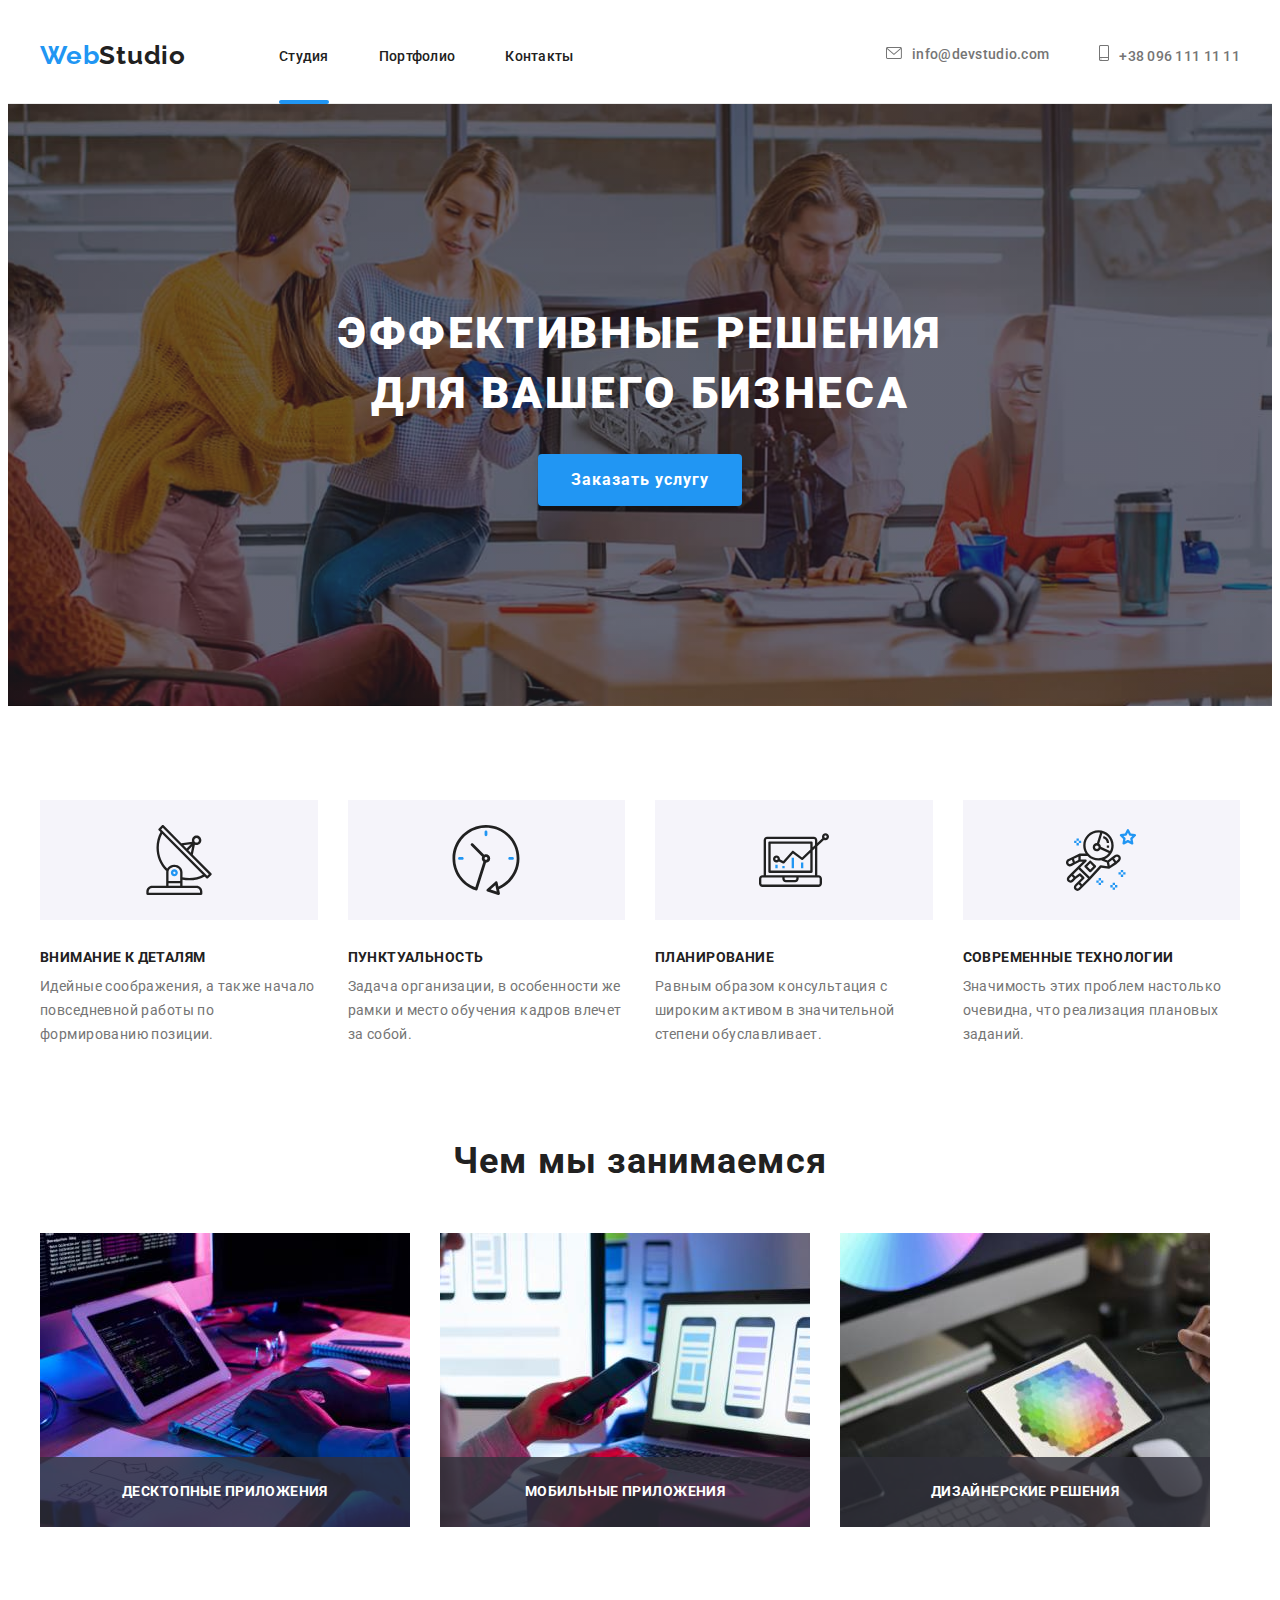
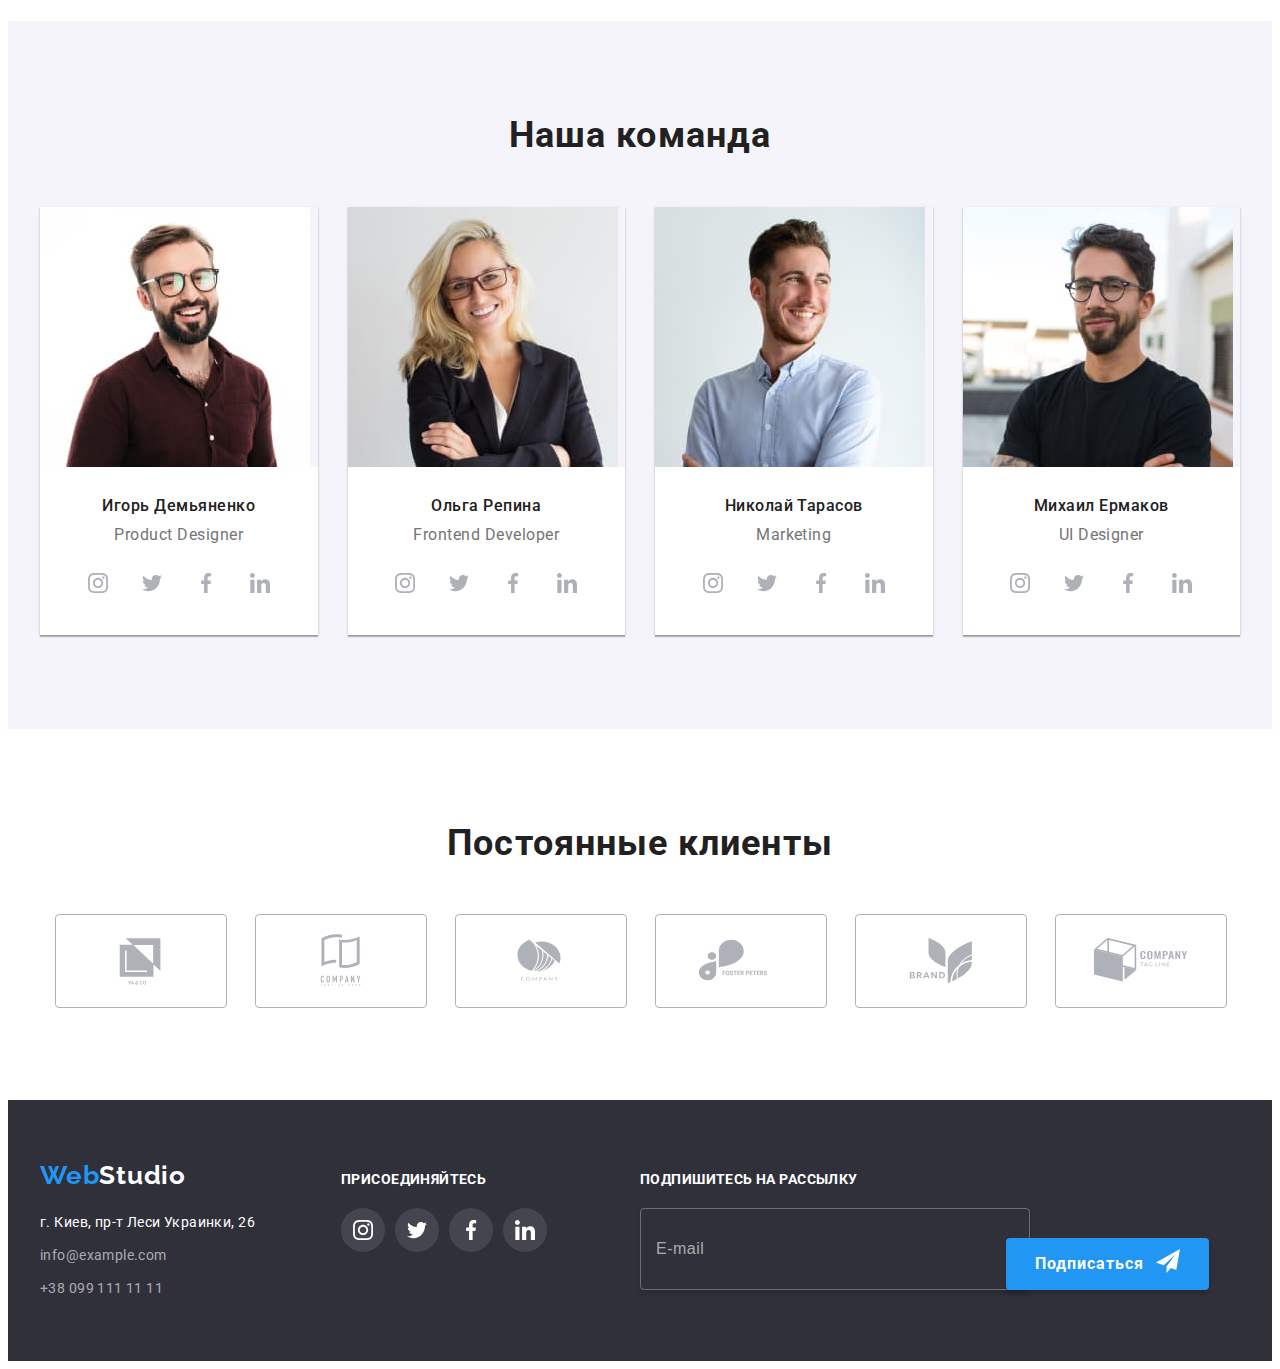
<file: index.html>
<!DOCTYPE html>
<html lang="ru">
<head>
    <meta charset="UTF-8">
    <meta http-equiv="X-UA-Compatible" content="IE=edge">
    <meta name="viewport" content="width=device-width, initial-scale=1.0">
    <title>Студия</title>
    <link rel="preconnect" href="https://fonts.googleapis.com">
    <link rel="preconnect" href="https://fonts.gstatic.com" crossorigin>
    <link href="https://fonts.googleapis.com/css2?family=Raleway:wght@700&family=Roboto:wght@400;500;700;900&display=swap"
        rel="stylesheet">
    <link rel="stylesheet" href="https://cdnjs.cloudflare.com/ajax/libs/modern-normalize/1.1.0/modern-normalize.min.css"
            integrity="sha512-wpPYUAdjBVSE4KJnH1VR1HeZfpl1ub8YT/NKx4PuQ5NmX2tKuGu6U/JRp5y+Y8XG2tV+wKQpNHVUX03MfMFn9Q=="
            crossorigin="anonymous" referrerpolicy="no-referrer" />
    <link rel="stylesheet" href="./css/main.min.css">
</head>

<body>

    <!-- Header -->

    <!-- Header-nav -->
    <header class="header">
        <div class="container header__container">
            <nav class="header-nav">
                <a class="logo logo--accent logo--indent link" href="/">Web<span class=" logo logo--dark">Studio</span></a>
                <ul class="header-nav__list">
                    <li class="header-nav__item"><a class="header-nav__lihk link current" href="./index.html">Студия</a></li>
                    <li class="header-nav__item"><a class="header-nav__lihk link" href="./portfolio.html">Портфолио</a></li>
                    <li class="header-nav__item"><a class="header-nav__lihk link" href="#">Контакты</a></li>
                </ul>
            </nav>

    <!-- Header-contacts -->
    <ul class="header-contacts">
        <li class="header-contacts__item">
            <a href="mailto:info@devstudio.com" class="header-contacts__link link"> 
                <svg class="header-contacts__icon" width="16" height="12">
                    <use href="./images/icons.svg#icon-email"></use>
                </svg>info@devstudio.com</a>
        </li>
        <li class="header-contacts__item">
        <a href="tel:+380961111111" class="header-contacts__link link">
            <svg class="header-contacts__icon" width="10" height="16">
                <use href="./images/icons.svg#icon-phone"></use>
            </svg>+38 096 111 11 11</a>
        </li>
    </ul>
</div>
</header>

    <!-- Main -->
    <main>

    <!-- Hero -->
    <section class="section hero">
        <div class="container hero__container">
            <h1 class="hero__title">Эффективные решения для вашего бизнеса</h1>
            <button class="hero__button" type="button" data-modal-open>Заказать услугу</button>
        </div>
    </section>
    
    <!-- Features -->
    
    <section class="section features">
        <div class="container features__container">
            <ul class="features__list">
                <li class="features__item">
                    <div class="features__wrapper">
                        <svg class="features__icon" width="70" height="70">
                            <use href="./images/icons.svg#icon-antenna "></use>
                        </svg>
                    </div>
                    <h3 class="features__title">Внимание к деталям</h3>
                    <p class="features__text">Идейные соображения, а также начало повседневной работы по формированию позиции.</p>
                </li>
                <li class="features__item">
                    <div class="features__wrapper">
                        <svg class="features__icon" width="70" height="70">
                    <use href="./images/icons.svg#icon-clock"></use>
                </svg>
                </div>
                <h3 class="features__title">Пунктуальность</h3>
                <p class="features__text">Задача организации, в особенности же рамки и место обучения кадров влечет за собой.</p>
            </li>
            <li class="features__item">
            <div class="features__wrapper">
                <svg class="features__icon" width="70" height="70">
                    <use href="./images/icons.svg#icon-diagram"></use>
                </svg>
                </div>
                <h3 class="features__title">Планирование</h3>
                <p class="features__text">Равным образом консультация с широким активом в значительной степени обуславливает.</p>
        </li>
        <li class="features__item">
            <div class="features__wrapper">
                <svg class="features__icon" width="70" height="70">
                    <use href="./images/icons.svg#icon-astronaut"></use>
                </svg>
                </div>
            <h3 class="features__title">Современные технологии</h3>
            <p class="features__text">Значимость этих проблем настолько очевидна, что реализация плановых заданий.</p>
        </li>
    </ul>
    </div>
    </section>

    <!-- About-->

    <section class="section about">
        <div class="container about__container">
    <h2 class="about__title">Чем мы занимаемся</h2>
        <ul class="about__list">
        <li class="about__item">
            <div class="about__wrapper">
            <img src="./images/about-img-1.jpg" 
                alt="человек печатает на клавиатуре"
                width="370" 
                height="294"/> 
                <p class="about__text" >Десктопные приложения</p>
                </div>
        </li>
        <li class="about__item">
            <div class="about__wrapper">
            <img src="./images/about-img-2.jpg" 
                alt="человек работает за ноутбуком"
                width="370" 
                height="294"/>
                <p class="about__text">Мобильные приложения</p>
                </div>
        </li>
        <li class="about__item">
            <div class="about__wrapper">
            <img src="./images/about-img-3.jpg"
                alt="человек держит в руках планшет"
                width="370" 
                height="294"/>
                <p class="about__text">Дизайнерские решения</p>
                </div>
        </li>
        </ul>
        </div>
    </section>

    <!-- Team -->

    <section class="section team">
        <div class="container team__container">
            <h2 class="team__title">Наша команда</h2>
            <ul class="team__list">
            <li class="team__item">
                <img src="./images/about-team-1.jpg" 
                    alt="мужчина в очках"
                    width="270" 
                    height="260"/>
                <div class="team__wrapper">
            <h3 class="team__member">Игорь Демьяненко</h3>
            <p class="team__position" lang="en">Product Designer</p>
            <ul class="socials">
                <li class="socials__item">
                    <a href="" class="socials__link link">
                        <svg class="socials__icon" width="20" height="20">
                            <use href="./images/icons.svg#icon-instagram"></use>
                        </svg>
                    </a>
                </li>
                <li class="socials__item">
                    <a href="" class="socials__link link">
                        <svg class="socials__icon" width="20" height="20">
                            <use href="./images/icons.svg#icon-twitter"></use>
                        </svg>
                    </a>
                </li>
                <li class="socials__item">
                    <a href="" class="socials__link link">
                        <svg class="socials__icon" width="20" height="20">
                            <use href="./images/icons.svg#icon-facebook"></use>
                        </svg>
                    </a>
                </li>
                <li class="socials__item">
                    <a href="" class="socials__link  link">
                        <svg class="socials__icon" width="20" height="20">
                <use href="./images/icons.svg#icon-linkedin"></use>
            </svg>
        </a>
    </li>
</ul>
</div>
        </li>
         <li class="team__item">
             <img src="./images/about-team-2.jpg"
                  alt="женщина в очках улыбается"
                  width="270" 
                  height="260"/>
                <div class="team__wrapper">
             <h3 class="team__member">Ольга Репина</h3>
             <p class="team__position" lang="en">Frontend Developer</p>

        <ul class="socials">
            <li class="socials__item">
                <a href="" class="socials__link link">
                    <svg class="socials__icon" width="20" height="20">
                        <use href="./images/icons.svg#icon-instagram"></use>
                    </svg>
                </a>
            </li>
            <li class="socials__item">
                <a href="" class="socials__link link">
                    <svg class="socials__icon" width="20" height="20">
                        <use href="./images/icons.svg#icon-twitter"></use>
                    </svg>
                </a>
            </li>
            <li class="socials__item">
                <a href="" class="socials__link link">
                    <svg class="socials__icon" width="20" height="20">
                        <use href="./images/icons.svg#icon-facebook"></use>
                    </svg>
                </a>
            </li>
            <li class="socials__item">
                <a href="" class="socials__link link">
                    <svg class="socials__icon" width="20" height="20">
                        <use href="./images/icons.svg#icon-linkedin"></use>
                    </svg>
                </a>
            </li>
        </ul>
          </div>
        </li>
         <li class="team__item">
             <img src="./images/about-team-3.jpg" 
                  alt="мужчина в белой рубашке улыбается"
                  width="270" 
                  height="260"/>
                <div class="team__wrapper">
             <h3 class="team__member">Николай Тарасов</h3>
             <p class="team__position" lang="en">Marketing</p>

        <ul class="socials">
            <li class="socials__item">
                <a href="" class="socials__link link">
                    <svg class="socials__icon" width="20" height="20">
                        <use href="./images/icons.svg#icon-instagram"></use>
                    </svg>
                </a>
            </li>
            <li class="socials__item">
                <a href="" class="socials__link link">
                    <svg class="socials__icon" width="20" height="20">
                        <use href="./images/icons.svg#icon-twitter"></use>
                    </svg>
                </a>
            </li>
            <li class="socials__item">
                <a href="" class="socials__link link">
                    <svg class="socials__icon" width="20" height="20">
                        <use href="./images/icons.svg#icon-facebook"></use>
                    </svg>
                </a>
            </li>
            <li class="socials__item">
                <a href="" class="socials__link link">
                    <svg class="socials__icon" width="20" height="20">
                        <use href="./images/icons.svg#icon-linkedin"></use>
                    </svg>
                </a>
            </li>
        </ul>
            </div>
        </li>
         <li class="team__item">
             <img src="./images/about-team-4.jpg" 
                  alt="мужчина в очках и черной футболке"
                  width="270" 
                  height="260"/>
                <div class="team__wrapper">
             <h3 class="team__member">Михаил Ермаков</h3>
             <p class="team__position" lang="en">UI Designer</p>

            <ul class="socials">
                <li class="socials__item">
                    <a href="" class="socials__link link">
                        <svg class="socials__icon" width="20" height="20">
                            <use href="./images/icons.svg#icon-instagram"></use>
                        </svg>
                    </a>
                </li>
                <li class="socials__item">
                    <a href="" class="socials__link link">
                        <svg class="socials__icon" width="20" height="20">
                            <use href="./images/icons.svg#icon-twitter"></use>
                        </svg>
                    </a>
                </li>
                <li class="socials__item">
                    <a href="" class="socials__link link">
                        <svg class="socials__icon" width="20" height="20">
                            <use href="./images/icons.svg#icon-facebook"></use>
                        </svg>
                    </a>
                </li>
                <li class="socials__item">
                    <a href="" class="socials__link link">
                        <svg class="socials__icon" width="20" height="20">
                            <use href="./images/icons.svg#icon-linkedin"></use>
                        </svg>
                    </a>
                </li>
            </ul>
            </div>
        </li>
     </ul>
    </div>
   </section>

   <!-- Clients -->

   <section class="section clients">
    <div class="container clients__container">
        <h2 class="clients__title">Постоянные клиенты</h2>
    <ul class="clients__list">
        <li class="clients__item">
            <a href="" class="clients__link">
                <svg class="clients__icon" width="106" height="60">
                    <use href="./images/icons.svg#icon-client-1"></use>
                </svg>
            </a>
        </li>
        <li class="clients__item">
            <a href="" class="clients__link">
                <svg class="clients__icon" width="106" height="60">
                    <use href="./images/icons.svg#icon-client-2"></use>
                </svg>
            </a>
        </li>
        <li class="clients__item">
            <a href="" class="clients__link">
                <svg class="clients__icon" width="106" height="60">
                    <use href="./images/icons.svg#icon-client-3"></use>
                </svg>
            </a>
        </li>
        <li class="clients__item">
            <a href="" class="clients__link">
                <svg class="clients__icon" width="106" height="60">
                    <use href="./images/icons.svg#icon-client-4"></use>
                </svg>
            </a>
        </li>
        <li class="clients__item">
            <a href="" class="clients__link">
                <svg class="clients__icon" width="106" height="60">
                    <use href="./images/icons.svg#icon-client-5"></use>
                </svg>
            </a>
        </li>
        <li class="clients__item">
            <a href="" class="clients__link">
                <svg class="clients__icon" width="106" height="60">
                    <use href="./images/icons.svg#icon-client-6"></use>
                </svg>
            </a>
        </li>
    </ul>

    </div>
</section>
</main>

<!-- Footer -->

<!-- Footer-contacts -->
<footer class="footer">
    <div class="container footer__container">
        <div class="footer-contacts">
    <a class="logo logo--accent link" href="/">Web<span class="logo--light">Studio</span></a>
    <address>
            <ul class="footer-contacts__list">
                <li class="footer-contacts__item"> 
                    <a class="footer-contacts__address link" href="https://goo.gl/maps/LHxUCXtkcn4WkLZF9" target="_blank" rel="noreferrer noopener">г. Киев, пр-т Леси Украинки, 26</a>
                </li>
                <li class="footer-contacts__item">
                    <a class="footer-contacts__link link" href="mailto:info@example.com">info@example.com</a>
                </li>
                <li class="footer-contacts__item">
                    <a class="footer-contacts__link link" href="tel:+380991111111">+38 099 111 11 11</a>
                </li>
            </ul>
    </address>
    </div>

    <!-- Footer-socials -->
    <div class="footer-socials">
        <h3 class="footer-socials__title">присоединяйтесь</h3>
        <ul class="socials">
    <li class="socials__item">
        <a href="" class="socials__link socials__link--dark link">
            <svg class="socials__icon socials__icon--light" width="20" height="20">
                <use href="./images/icons.svg#icon-instagram"></use>
            </svg>
        </a>
    </li>
    <li class="socials__item">
        <a href="" class="socials__link socials__link--dark link">
            <svg class="socials__icon socials__icon--light" width="20" height="20">
                <use href="./images/icons.svg#icon-twitter"></use>
            </svg>
        </a>
    </li>
    <li class="socials__item">
        <a href="" class="socials__link socials__link--dark link">
            <svg class="socials__icon socials__icon--light" width="20" height="20">
                <use href="./images/icons.svg#icon-facebook"></use>
            </svg>
        </a>
    </li>
    <li class="socials__item">
        <a href="" class="socials__link socials__link--dark link">
            <svg class="socials__icon socials__icon--light" width="20" height="20">
                <use href="./images/icons.svg#icon-linkedin"></use>
            </svg>
        </a>
    </li>
</ul>
</div>
    
    <!-- Footer-subscribe-->
    <div class="footer-subscribe">
        <form action="#" class="footer-subscribe__form">
            <div class="footer-subscribe__wrapper">
                <label class="footer-subscribe__title" for="email">Подпишитесь на рассылку</label>
                <input class="footer-subscribe__input" type="email" name="user-mail" id="email" placeholder="E-mail">
            </div>
                <button class="footer-subscribe__button" type="submit">Подписаться
                    <svg class="footer-subscribe__icon" width="24" height="24">
                        <use href="./images/icons.svg#icon-icon-send"></use>
                    </svg>
                </button>
            </form>
        </div>
    </div>
</footer>

<!-- Modal -->
<div class="backdrop is-hidden" data-modal>
    <div class="modal">
        <button type="button" class="modal-close" data-modal-close>
            <svg class="modal-close__icon" width="18" height="18" >
                <use href="./images/icons.svg#icon-close"></use>
            </svg>
        </button>

<!-- Modal-form -->
<form action="#" class="modal-form">
    <p class="modal-form__head">Оставьте свои данные, мы вам перезвоним</p>
    <label class="modal-form__field">Имя
        <span class="modal-form__wrapper">
            <input type="text" class="modal-form__input" name="user-name"/>
            <svg class="modal-form__icon" width="18" height="18">
                <use href="./images/icons.svg#icon-person-black"></use>
            </svg>
        </span>
    </label>
    <label class="modal-form__field">Телефон
        <span class="modal-form__wrapper">
            <input type="tel" class="modal-form__input" name="user-tel"/>
                <svg class="modal-form__icon" width="18" height="18">
                    <use href="./images/icons.svg#icon-phone-black"></use>
                        </svg>
        </span>
    </label>
    <label class="modal-form__field">Почта
        <span class="modal-form__wrapper">
            <input type="email" class="modal-form__input" name="user-mail"/>
                <svg class="modal-form__icon" width="18" height="18">
                    <use href="./images/icons.svg#icon-email-black"></use>
                </svg>
        </span>
    </label>
    <label class="modal-form__field">Комментарий
            <textarea class="modal-form__message" name="name-message" placeholder="Введите текст">
            </textarea>
    </label>
                
        <!-- Checkbox -->
                <input class="checkbox-input visually-hidden" type="checkbox" id="accept-policy" name="accept-policy">
                <label class="checkbox-label" for="accept-policy">Соглашаюсь с рассылкой и принимаю&nbsp;
                    <a class="modal-form__link link" href="#">Условия договора</a>
                </label>
                
                <button class="modal-form__button" type="submit">Отправить</button>
        </form>
    </div>
</div>

<!-- Script -->
<script src="./js/modal.js"></script>
</body>    
</html>
</file>
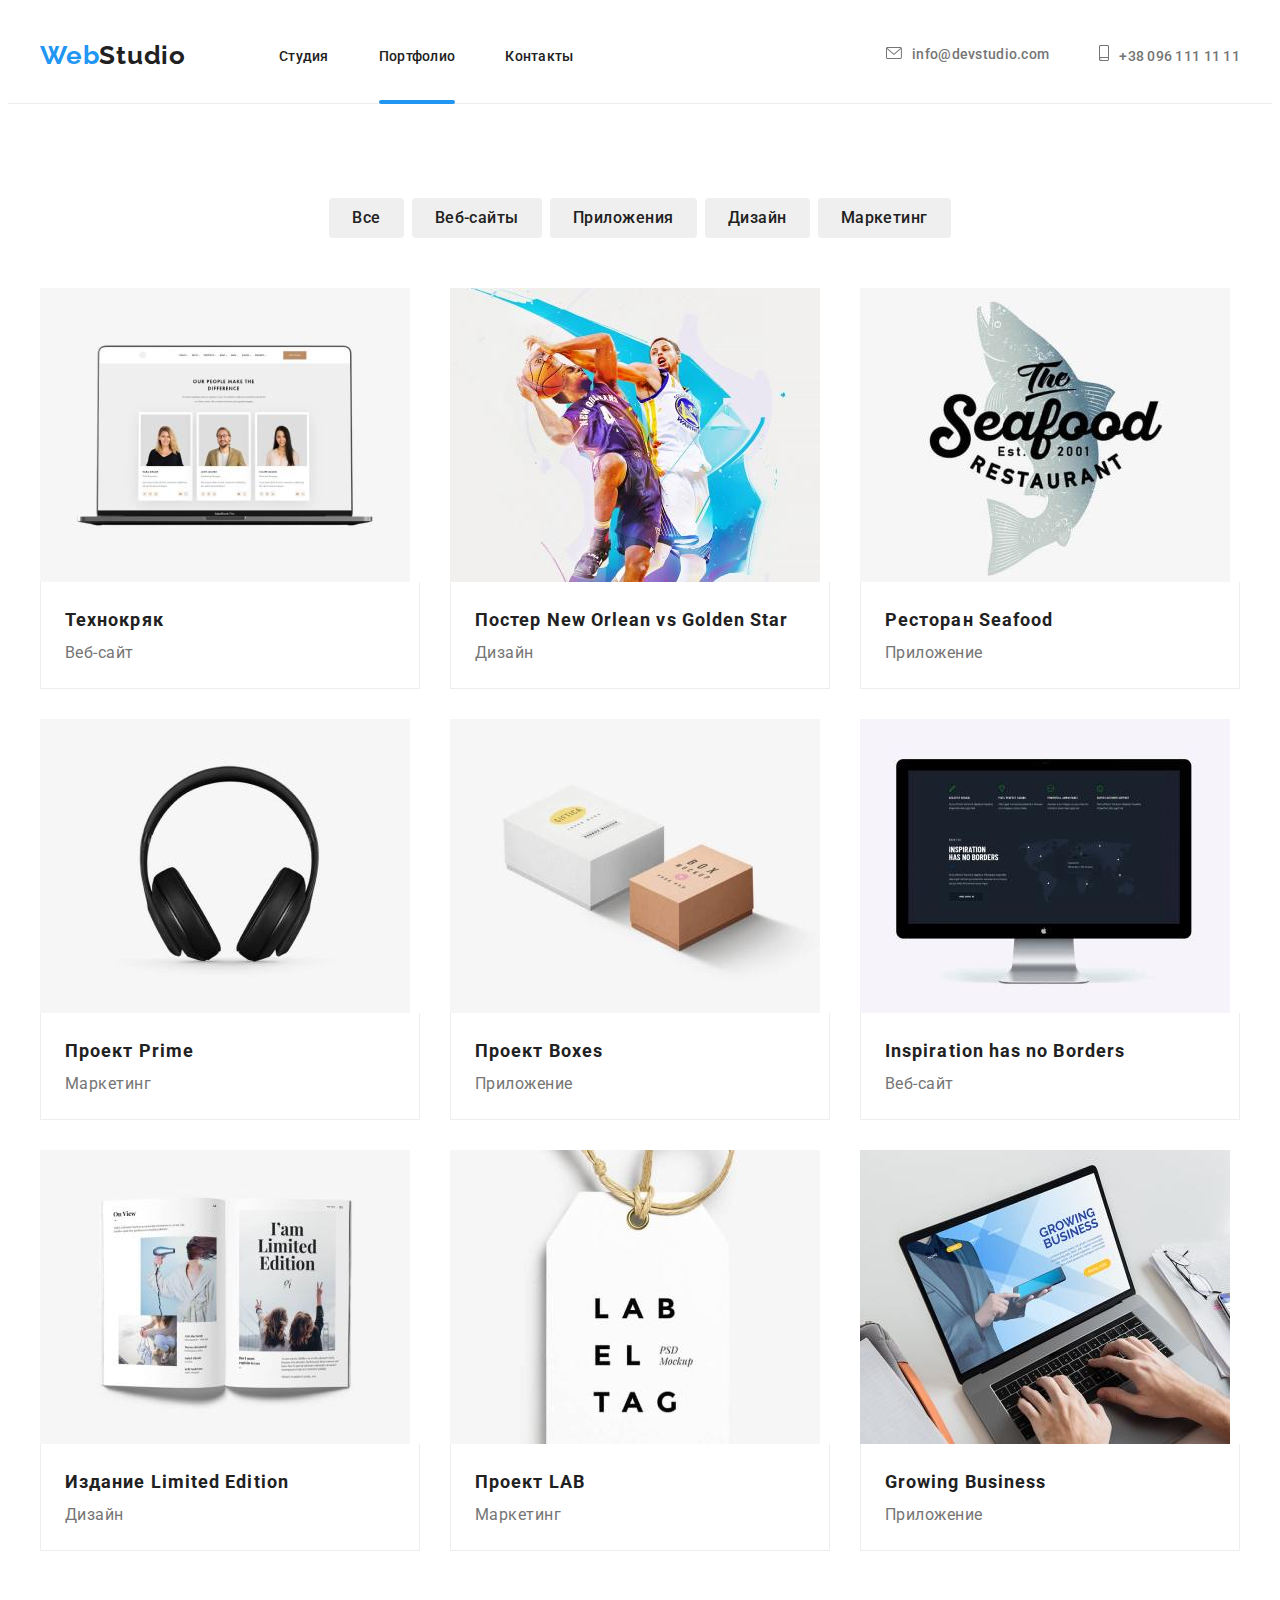
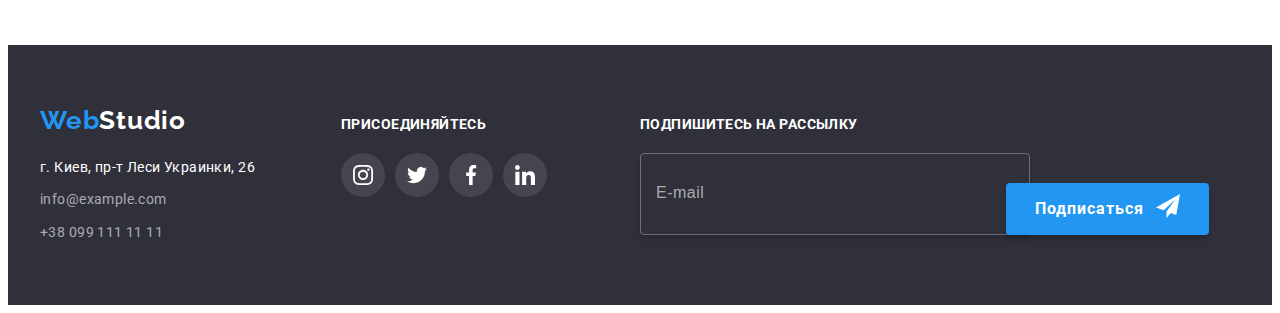
<file: portfolio.html>
<!DOCTYPE html>
<html lang="ru">
<head>
    <meta charset="UTF-8">
    <meta http-equiv="X-UA-Compatible" content="IE=edge">
    <meta name="viewport" content="width=device-width, initial-scale=1.0">
    <title>Портфолио</title>
    <link rel="preconnect" href="https://fonts.googleapis.com">
    <link rel="preconnect" href="https://fonts.gstatic.com" crossorigin>
    <link href="https://fonts.googleapis.com/css2?family=Raleway:wght@700&family=Roboto:wght@400;500;700;900&display=swap"
        rel="stylesheet">
    <link rel="stylesheet" href="https://cdnjs.cloudflare.com/ajax/libs/modern-normalize/1.1.0/modern-normalize.min.css"
            integrity="sha512-wpPYUAdjBVSE4KJnH1VR1HeZfpl1ub8YT/NKx4PuQ5NmX2tKuGu6U/JRp5y+Y8XG2tV+wKQpNHVUX03MfMFn9Q=="
            crossorigin="anonymous" referrerpolicy="no-referrer" />
    <link rel="stylesheet" href="./css/main.min.css">
</head>
<body>

<!-- Header -->

<!-- Header-nav -->
<header class="header">
    <div class="container header__container">
        <nav class="header-nav">
            <a class="logo logo--accent logo--indent link" href="/">Web<span class=" logo logo--dark">Studio</span></a>
            <ul class="header-nav__list">
                <li class="header-nav__item"><a class="header-nav__lihk link " href="./index.html">Студия</a>
                </li>
                <li class="header-nav__item"><a class="header-nav__lihk link current" href="./portfolio.html">Портфолио</a></li>
                <li class="header-nav__item"><a class="header-nav__lihk link" href="#">Контакты</a></li>
            </ul>
        </nav>

        <!-- Header-contacts -->
        <ul class="header-contacts">
            <li class="header-contacts__item">
                <a href="mailto:info@devstudio.com" class="header-contacts__link link">
                    <svg class="header-contacts__icon" width="16" height="12">
                        <use href="./images/icons.svg#icon-email"></use>
                    </svg>info@devstudio.com</a>
            </li>
            <li class="header-contacts__item">
                <a href="tel:+380961111111" class="header-contacts__link link">
                    <svg class="header-contacts__icon" width="10" height="16">
                        <use href="./images/icons.svg#icon-phone"></use>
                    </svg>+38 096 111 11 11</a>
            </li>
        </ul>
    </div>
</header>


<!-- Main -->
<main>

<!-- Portfolio -->
    <section class="section portfolio">
    <div class="container portfolio__container">
        <h1 class="visually-hidden">Портфолио</h1>
    
    <!-- Portfolio-filter -->
        <ul class="portfolio-filter">
            <li class="portfolio-filter__item"><button class="portfolio-filter__button" type="button">Все</button></li>
            <li class="portfolio-filter__item"><button class="portfolio-filter__button" type="button">Веб-сайты</button></li>
            <li class="portfolio-filter__item"><button class="portfolio-filter__button" type="button">Приложения</button></li>
            <li class="portfolio-filter__item"><button class="portfolio-filter__button" type="button">Дизайн</button></li>
            <li class="portfolio-filter__item"><button class="portfolio-filter__button" type="button">Маркетинг</button></li>
        </ul>
        
        
    <!-- Portfolio-exemples -->
    <ul class="portfolio__list">
        <li class="portfolio__item">
            <div class="portfolio__wrapper">
                <img src="./images/portfolio-img-1.jpg" alt="ноутбук" width="370" height="294" />
                <p class="portfolio__description">Технокряк это современная площадка распространения коронавируса. Компании
                    используют эту платформу для цифрового шпионажа и атак на защищённые сервера конкурентов.
                </p>
            </div>
    
            <div class="portfolio__box">
                <h3 class="portfolio__title">Технокряк</h3>
                <p class="portfolio__text">Веб-сайт</p>
            </div>
        </li>
        <li class="portfolio__item">
            <div class="portfolio__wrapper">
                <img src="./images/portfolio-img-2.jpg" alt="спортсмены играют в баскетбол" width="370" height="294" />
                <p class="portfolio__description">Технокряк это современная площадка распространения коронавируса. Компании
                    используют эту
                    платформу для цифрового шпионажа и атак на защищённые сервера конкурентов.
                </p>
            </div>
            <div class="portfolio__box">
                <h3 class="portfolio__title">Постер New Orlean vs Golden Star</h3>
                <p class="portfolio__text">Дизайн</p>
            </div>
        </li>
        <li class="portfolio__item">
            <div class="portfolio__wrapper">
                <img src="./images/portfolio-img-3.jpg" alt="рыба" width="370" height="294" />
                <p class="portfolio__description">Технокряк это современная площадка распространения коронавируса. Компании
                    используют эту
                    платформу для цифрового шпионажа и атак на защищённые сервера конкурентов.
                </p>
            </div>
            <div class="portfolio__box">
                <h3 class="portfolio__title">Ресторан Seafood</h3>
                <p class="portfolio__text">Приложение</p>
            </div>
        </li>
        <li class="portfolio__item">
            <div class="portfolio__wrapper">
                <img src="./images/portfolio-img-4.jpg" alt="наушники" width="370" height="294" />
                <p class="portfolio__description">Технокряк это современная площадка распространения коронавируса. Компании
                    используют эту
                    платформу для цифрового шпионажа и атак на защищённые сервера конкурентов.
                </p>
            </div>
            <div class="portfolio__box">
                <h3 class="portfolio__title">Проект Prime</h3>
                <p class="portfolio__text">Маркетинг</p>
            </div>
        </li>
        <li class="portfolio__item">
            <div class="portfolio__wrapper">
                <img src="./images/portfolio-img-5.jpg" alt="две коробки" width="370" height="294" />
                <p class="portfolio__description">Технокряк это современная площадка распространения коронавируса. Компании
                    используют эту
                    платформу для цифрового шпионажа и атак на защищённые сервера конкурентов.
                </p>
            </div>
            <div class="portfolio__box">
                <h3 class="portfolio__title">Проект Boxes</h3>
                <p class="portfolio__text">Приложение</p>
            </div>
        </li>
        <li class="portfolio__item">
            <div class="portfolio__wrapper">
                <img src="./images/portfolio-img-6.jpg" alt="моноблок" width="370" height="294" />
                <p class="portfolio__description">Технокряк это современная площадка распространения коронавируса. Компании
                    используют эту
                    платформу для цифрового шпионажа и атак на защищённые сервера конкурентов.
                </p>
            </div>
            <div class="portfolio__box">
                <h3 class="portfolio__title">Inspiration has no Borders</h3>
                <p class="portfolio__text">Веб-сайт</p>
            </div>
        </li>
        <li class="portfolio__item">
            <div class="portfolio__wrapper">
                <img src="./images/portfolio-img-7.jpg" alt="открытый журнал" width="370" height="294" />
                <p class="portfolio__description">Технокряк это современная площадка распространения коронавируса. Компании
                    используют эту
                    платформу для цифрового шпионажа и атак на защищённые сервера конкурентов.
                </p>
            </div>
            <div class="portfolio__box">
                <h3 class="portfolio__title">Издание Limited Edition</h3>
                <p class="portfolio__text">Дизайн</p>
            </div>
        </li>
        <li class="portfolio__item">
            <div class="portfolio__wrapper">
                <img src="./images/portfolio-img-8.jpg" alt="бирка" width="370" height="294" />
                <p class="portfolio__description">Технокряк это современная площадка распространения коронавируса. Компании
                    используют эту
                    платформу для цифрового шпионажа и атак на защищённые сервера конкурентов.
                </p>
            </div>
            <div class="portfolio__box">
                <h3 class="portfolio__title">Проект LAB</h3>
                <p class="portfolio__text">Маркетинг</p>
            </div>
        </li>
        <li class="portfolio__item">
            <div class="portfolio__wrapper">
                <img src="./images/portfolio-img-9.jpg" alt="человек печатает на ноутбуке" width="370" height="294" />
                <p class="portfolio__description">Технокряк это современная площадка распространения коронавируса. Компании
                    используют эту
                    платформу для цифрового шпионажа и атак на защищённые сервера конкурентов.
                </p>
            </div>
            <div class="portfolio__box">
                <h3 class="portfolio__title">Growing Business</h3>
                <p class="portfolio__text">Приложение</p>
            </div>
        </li>
    </ul>
    </div>
    </section>
    </main>

<!-- Footer -->

<!-- Footer-contacts -->
<footer class="footer">
    <div class="container footer__container">
        <div class="footer-contacts">
            <a class="logo logo--accent link" href="/">Web<span class="logo--light">Studio</span></a>
            <address>
                <ul class="footer-contacts__list">
                    <li class="footer-contacts__item">
                        <a class="footer-contacts__address link" href="https://goo.gl/maps/LHxUCXtkcn4WkLZF9"
                            target="_blank" rel="noreferrer noopener">г. Киев, пр-т Леси Украинки, 26</a>
                    </li>
                    <li class="footer-contacts__item">
                        <a class="footer-contacts__link link" href="mailto:info@example.com">info@example.com</a>
                    </li>
                    <li class="footer-contacts__item">
                        <a class="footer-contacts__link link" href="tel:+380991111111">+38 099 111 11 11</a>
                    </li>
                </ul>
            </address>
        </div>

        <!-- Footer-socials -->
        <div class="footer-socials">
            <h3 class="footer-socials__title">присоединяйтесь</h3>
            <ul class="socials">
                <li class="socials__item">
                    <a href="" class="socials__link socials__link--dark link">
                        <svg class="socials__icon socials__icon--light" width="20" height="20">
                            <use href="./images/icons.svg#icon-instagram"></use>
                        </svg>
                    </a>
                </li>
                <li class="socials__item">
                    <a href="" class="socials__link socials__link--dark link">
                        <svg class="socials__icon socials__icon--light" width="20" height="20">
                            <use href="./images/icons.svg#icon-twitter"></use>
                        </svg>
                    </a>
                </li>
                <li class="socials__item">
                    <a href="" class="socials__link socials__link--dark link">
                        <svg class="socials__icon socials__icon--light" width="20" height="20">
                            <use href="./images/icons.svg#icon-facebook"></use>
                        </svg>
                    </a>
                </li>
                <li class="socials__item">
                    <a href="" class="socials__link socials__link--dark link">
                        <svg class="socials__icon socials__icon--light" width="20" height="20">
                            <use href="./images/icons.svg#icon-linkedin"></use>
                        </svg>
                    </a>
                </li>
            </ul>
        </div>

        <!-- Footer-subscribe-->
        <div class="footer-subscribe">
            <form action="#" class="footer-subscribe__form">
                <div class="footer-subscribe__wrapper">
                    <label class="footer-subscribe__title" for="email">Подпишитесь на рассылку</label>
                    <input class="footer-subscribe__input" type="email" name="user-mail" id="email"
                        placeholder="E-mail">
                </div>
                <button class="footer-subscribe__button" type="submit">Подписаться
                    <svg class="footer-subscribe__icon" width="24" height="24">
                        <use href="./images/icons.svg#icon-icon-send"></use>
                    </svg>
                </button>
            </form>
        </div>
    </div>
</footer>

</body>
</html>
</file>
<file: css/main.min.css>
:root{--primary-title-color: #ffffff;--second-title-color: #212121;--primary-text-color: #757575;--second-text-color: #ffffff99;--accent-color: #2196f3;--second-background-color: #f5f4fa;--third-background-color: #2f303a}.visually-hidden{position:absolute;width:1px;height:1px;margin:-1px;padding:0;overflow:hidden;border:0;clip:rect(0 0 0 0)}.about__title,.team__title,.clients__title{margin-bottom:50px;font-weight:bold;font-size:36px;line-height:1.16;text-align:center;letter-spacing:0.03em;color:var(--second-title-color)}.footer-socials__title,.footer-subscribe__title{margin-bottom:20px;font-weight:bold;font-size:14px;line-height:1.14;letter-spacing:0.03em;text-transform:uppercase;color:var(--primary-title-color)}p,h1,h2,h3,h4,h5,h6{margin:0}ul{margin:0;padding:0;list-style:none}button{cursor:pointer}img{display:block}.link{text-decoration:none}body{font-family:'Roboto', sans-serif;color:var(--primary-text-color)}.container{width:1200px;padding-left:15px;padding-right:15px;margin:0 auto}.section{padding-top:94px;padding-bottom:94px}.logo{font-family:Raleway, sans-serif;font-weight:bold;font-size:26px;line-height:1.19;letter-spacing:0.03em}.logo--accent{color:var(--accent-color)}.logo--dark{color:var(--second-title-color)}.button,.modal-form__button,.hero__button,.footer-subscribe__button{display:block;margin:0 auto;min-width:200px;text-align:center;border:1px solid transparent;border-radius:4px;-webkit-box-shadow:0px 4px 4px 0px rgba(0,0,0,0.15);box-shadow:0px 4px 4px 0px rgba(0,0,0,0.15);font-family:inherit;font-weight:bold;font-size:16px;line-height:1.87;letter-spacing:0.06em;color:var(--primary-title-color);background-color:var(--accent-color)}.socials{display:-webkit-box;display:-ms-flexbox;display:flex;-webkit-box-pack:center;-ms-flex-pack:center;justify-content:center}.socials__item{width:44px;height:44px}.socials__item:not(:last-child){margin-right:10px}.socials__link{display:-webkit-box;display:-ms-flexbox;display:flex;-webkit-box-align:center;-ms-flex-align:center;align-items:center;-webkit-box-pack:center;-ms-flex-pack:center;justify-content:center;width:100%;height:100%;border-radius:50%;-webkit-transition:background-color 250ms cubic-bezier(0.4, 0, 0.2, 1);transition:background-color 250ms cubic-bezier(0.4, 0, 0.2, 1)}.socials__link:hover,.socials__link:focus{background-color:var(--accent-color)}.socials__icon{fill:#afb1b8;-webkit-transition:fill 250ms cubic-bezier(0.4, 0, 0.2, 1);transition:fill 250ms cubic-bezier(0.4, 0, 0.2, 1)}.socials__link:hover .socials__icon,.socials__link:focus .socials__icon{fill:#ffffff}.backdrop{width:100vw;height:100vh;background-color:rgba(0,0,0,0.2);position:fixed;top:0;opacity:1;-webkit-transition:opacity 250ms cubic-bezier(0.4, 0, 0.2, 1),visibility 250ms cubic-bezier(0.4, 0, 0.2, 1);transition:opacity 250ms cubic-bezier(0.4, 0, 0.2, 1),visibility 250ms cubic-bezier(0.4, 0, 0.2, 1)}.backdrop.is-hidden{visibility:hidden;opacity:0;pointer-events:none}.modal{position:absolute;top:50%;left:50%;padding:40px;width:528px;min-height:581px;background-color:#fff;border-radius:4px;-webkit-box-shadow:0px 2px 1px 0px rgba(0,0,0,0.2),0px 1px 1px 0px rgba(0,0,0,0.14),0px 1px 3px 0px rgba(0,0,0,0.12);box-shadow:0px 2px 1px 0px rgba(0,0,0,0.2),0px 1px 1px 0px rgba(0,0,0,0.14),0px 1px 3px 0px rgba(0,0,0,0.12);-webkit-transform:translate(-50%, -50%) scale(1);transform:translate(-50%, -50%) scale(1);opacity:1;-webkit-transition:opacity 250ms cubic-bezier(0.4, 0, 0.2, 1),-webkit-transform 250ms cubic-bezier(0.4, 0, 0.2, 1);transition:opacity 250ms cubic-bezier(0.4, 0, 0.2, 1),-webkit-transform 250ms cubic-bezier(0.4, 0, 0.2, 1);transition:transform 250ms cubic-bezier(0.4, 0, 0.2, 1),opacity 250ms cubic-bezier(0.4, 0, 0.2, 1);transition:transform 250ms cubic-bezier(0.4, 0, 0.2, 1),opacity 250ms cubic-bezier(0.4, 0, 0.2, 1),-webkit-transform 250ms cubic-bezier(0.4, 0, 0.2, 1)}.backdrop.is-hidden .modal{-webkit-transform:translate(-50%, -50%) scale(0.7);transform:translate(-50%, -50%) scale(0.7);opacity:0}.modal-close{border:1px solid rgba(0,0,0,0.1);background-color:transparent;width:30px;height:30px;border-radius:50%;position:absolute;top:8px;right:8px;display:-webkit-box;display:-ms-flexbox;display:flex;-webkit-box-align:center;-ms-flex-align:center;align-items:center;-webkit-box-pack:center;-ms-flex-pack:center;justify-content:center;color:#000000;-webkit-transition:color 250ms cubic-bezier(0.4, 0, 0.2, 1);transition:color 250ms cubic-bezier(0.4, 0, 0.2, 1)}.modal-close:hover,.modal-close:focus{color:var(--accent-color)}.modal-close__icon{fill:currentColor}.modal-form{display:-webkit-box;display:-ms-flexbox;display:flex;-webkit-box-orient:vertical;-webkit-box-direction:normal;-ms-flex-direction:column;flex-direction:column}.modal-form__head{margin-bottom:12px;font-weight:bold;font-size:20px;line-height:1.15;letter-spacing:0.03em;text-align:center;vertical-align:top;color:var(--second-title-color)}.modal-form__field{font-size:12px;line-height:0.85;letter-spacing:0.01em;text-align:left;vertical-align:top;color:var(--primary-text-color)}.modal-form__wrapper{position:relative}.modal-form__icon{position:absolute;top:50%;left:12px;-webkit-transform:translateY(-50%);transform:translateY(-50%)}.modal-form__input:hover+.modal-form__icon,.modal-form__input:focus+.modal-form__icon{fill:var(--accent-color);-webkit-transition:fill 250ms cubic-bezier(0.4, 0, 0.2, 1);transition:fill 250ms cubic-bezier(0.4, 0, 0.2, 1)}.modal-form__input{margin-top:4px;margin-bottom:10px;padding:12px 42px;width:100%;height:40px;border:1px solid rgba(33,33,33,0.2);border-radius:4px}.modal-form__input:hover,.modal-form__input:focus{outline:none;border-color:var(--accent-color);-webkit-transition:border-color 250ms cubic-bezier(0.4, 0, 0.2, 1);transition:border-color 250ms cubic-bezier(0.4, 0, 0.2, 1)}.modal-form__message{margin-top:4px;margin-bottom:20px;padding:12px 16px;width:100%;height:120px;border:1px solid rgba(33,33,33,0.2);border-radius:4px;resize:none}.modal-form__message:hover,.modal-form__message:focus{outline:none;border-color:var(--accent-color);-webkit-transition:border-color 250ms cubic-bezier(0.4, 0, 0.2, 1);transition:border-color 250ms cubic-bezier(0.4, 0, 0.2, 1)}.modal-form__message::-webkit-input-placeholder{font-size:14px;line-height:1.15;letter-spacing:0.01em;text-align:left;vertical-align:top;color:rgba(117,117,117,0.5)}.modal-form__message:-ms-input-placeholder{font-size:14px;line-height:1.15;letter-spacing:0.01em;text-align:left;vertical-align:top;color:rgba(117,117,117,0.5)}.modal-form__message::-ms-input-placeholder{font-size:14px;line-height:1.15;letter-spacing:0.01em;text-align:left;vertical-align:top;color:rgba(117,117,117,0.5)}.modal-form__message::placeholder{font-size:14px;line-height:1.15;letter-spacing:0.01em;text-align:left;vertical-align:top;color:rgba(117,117,117,0.5)}.checkbox-label{display:-webkit-box;display:-ms-flexbox;display:flex;-webkit-box-pack:center;-ms-flex-pack:center;justify-content:center;-webkit-box-align:center;-ms-flex-align:center;align-items:center;margin-bottom:30px;font-size:14px;line-height:1.46;letter-spacing:0.03em;text-align:left;vertical-align:top;color:var(--primary-text-color)}.checkbox-label::before{display:block;content:' ';width:16px;height:15px;margin-right:7px;border:2px solid #212121;border-radius:4px;cursor:pointer}.checkbox-input:checked+.checkbox-label::before,.checkbox-input:focus+.checkbox-label::before{background-image:url(../images/icon-check.svg);background-size:contain;background-repeat:no-repeat;background-origin:border-box;border-color:transparent}.modal-form__link{color:var(--accent-color)}.modal-form__button{padding:10px 55px}.header{padding-top:32px;padding-bottom:32px;border-bottom:1px solid #ececec}.header__container{display:-webkit-box;display:-ms-flexbox;display:flex;-webkit-box-align:center;-ms-flex-align:center;align-items:center;-webkit-box-pack:justify;-ms-flex-pack:justify;justify-content:space-between}.header-nav{display:-webkit-box;display:-ms-flexbox;display:flex;-webkit-box-align:center;-ms-flex-align:center;align-items:center}.logo--indent{margin-right:93px}.header-nav__list{display:-webkit-box;display:-ms-flexbox;display:flex}.header-nav__item:not(:last-child){margin-right:50px}.header-nav__lihk{font-weight:500;font-size:14px;line-height:1.14;letter-spacing:0.02em;color:#212121;-webkit-transition:color 250ms cubic-bezier(0.4, 0, 0.2, 1);transition:color 250ms cubic-bezier(0.4, 0, 0.2, 1);position:relative}.header-nav__lihk:hover,.header-nav__lihk:focus{color:var(--accent-color)}.header-nav__lihk.current::after{content:' ';width:100%;position:absolute;display:block;height:4px;border-radius:2px;bottom:-40px;background-color:var(--accent-color)}.header-contacts{display:-webkit-box;display:-ms-flexbox;display:flex;-webkit-box-align:center;-ms-flex-align:center;align-items:center}.header-contacts__item{display:-webkit-box;display:-ms-flexbox;display:flex;-webkit-box-align:baseline;-ms-flex-align:baseline;align-items:baseline}.header-contacts__item:not(:last-child){margin-right:50px}.header-contacts__link{display:block;font-weight:500;font-size:14px;line-height:1.14;letter-spacing:0.02em;color:var(--primary-text-color);-webkit-transition:color 250ms cubic-bezier(0.4, 0, 0.2, 1);transition:color 250ms cubic-bezier(0.4, 0, 0.2, 1)}.header-contacts__link:hover,.header-contacts__link:focus{color:var(--accent-color)}.header-contacts__icon{margin-right:10px;fill:currentColor;-webkit-transition:fill 250ms cubic-bezier(0.4, 0, 0.2, 1);transition:fill 250ms cubic-bezier(0.4, 0, 0.2, 1)}.header-contacts__link:hover .header-contacts__icon,.header-contacts__link:focus .header-contacts__icon{fill:var(--accent-color)}.hero{padding-top:200px;padding-bottom:200px;background-image:-webkit-gradient(linear, left top, left bottom, from(rgba(47,48,58,0.4)), to(rgba(47,48,58,0.4))),url(../images/hero-img.jpg);background-image:linear-gradient(rgba(47,48,58,0.4), rgba(47,48,58,0.4)),url(../images/hero-img.jpg);background-repeat:no-repeat;background-size:cover;background-position:center;max-width:1600px;margin:0 auto}.hero__title{max-width:696px;margin:0 auto 30px;font-weight:900;font-size:44px;line-height:1.36;text-align:center;letter-spacing:0.06em;text-transform:uppercase;color:var(--primary-title-color)}.hero__button{padding:10px 32px}.features__list{display:-webkit-box;display:-ms-flexbox;display:flex;-ms-flex-wrap:wrap;flex-wrap:wrap;margin-left:-30px;margin-bottom:-30px}.features__item{-ms-flex-preferred-size:calc((100% - 4 * 30px) / 4);flex-basis:calc((100% - 4 * 30px) / 4);margin-left:30px;margin-bottom:30px}.features__wrapper{display:-webkit-box;display:-ms-flexbox;display:flex;-webkit-box-align:center;-ms-flex-align:center;align-items:center;-webkit-box-pack:center;-ms-flex-pack:center;justify-content:center;height:120px;margin-bottom:30px;background-color:#f5f4fa}.features__title{margin-bottom:10px;font-weight:bold;font-size:14px;line-height:1.14;letter-spacing:0.03em;text-transform:uppercase;color:var(--second-title-color)}.features__text{font-size:14px;line-height:1.71;letter-spacing:0.03em}.about{padding-top:0}.about__list{display:-webkit-box;display:-ms-flexbox;display:flex}.about__item:not(:last-child){margin-right:30px}.about__wrapper{position:relative}.about__text{position:absolute;bottom:0;font-weight:bold;font-size:14px;line-height:1.14;letter-spacing:0.03em;text-transform:uppercase;color:var(--primary-title-color);background-color:rgba(47,48,58,0.8);height:70px;width:100%;display:-webkit-box;display:-ms-flexbox;display:flex;-webkit-box-align:center;-ms-flex-align:center;align-items:center;-webkit-box-pack:center;-ms-flex-pack:center;justify-content:center}.team{background-color:var(--second-background-color)}.team__list{display:-webkit-box;display:-ms-flexbox;display:flex;-ms-flex-wrap:wrap;flex-wrap:wrap;margin-left:-30px;margin-bottom:-30px}.team__item{-ms-flex-preferred-size:calc((100% - 4 * 30px) / 4);flex-basis:calc((100% - 4 * 30px) / 4);margin-left:30px;margin-bottom:30px;-webkit-box-shadow:0px 2px 1px 0px rgba(0,0,0,0.2),0px 1px 1px 0px rgba(0,0,0,0.14),0px 1px 3px 0px rgba(0,0,0,0.12);box-shadow:0px 2px 1px 0px rgba(0,0,0,0.2),0px 1px 1px 0px rgba(0,0,0,0.14),0px 1px 3px 0px rgba(0,0,0,0.12)}.team__wrapper{padding-top:30px;padding-bottom:30px;background-color:#ffffff}.team__member{margin-bottom:10px;font-weight:500;font-size:16px;line-height:1.18;text-align:center;letter-spacing:0.03em;color:var(--second-title-color)}.team__position{margin-bottom:16px;font-size:16px;line-height:1.18;text-align:center;letter-spacing:0.03em}.title{margin-bottom:50px;font-weight:bold;font-size:36px;line-height:1.16;text-align:center;letter-spacing:0.03em;color:var(--second-title-color)}.clients__list{display:-webkit-box;display:-ms-flexbox;display:flex;-webkit-box-pack:center;-ms-flex-pack:center;justify-content:center}.clients__item{width:170px;height:92px}.clients__item:not(:last-child){margin-right:30px}.clients__link{width:100%;height:100%;border:1px solid #afb1b8;border-radius:4px;display:-webkit-box;display:-ms-flexbox;display:flex;-webkit-box-align:center;-ms-flex-align:center;align-items:center;-webkit-box-pack:center;-ms-flex-pack:center;justify-content:center;-webkit-transition:border 250ms cubic-bezier(0.4, 0, 0.2, 1);transition:border 250ms cubic-bezier(0.4, 0, 0.2, 1)}.clients__link:hover,.clients__link:focus{border:1px solid #2196f3}.clients__icon{fill:#afb1b8;-webkit-transition:fill 250ms cubic-bezier(0.4, 0, 0.2, 1);transition:fill 250ms cubic-bezier(0.4, 0, 0.2, 1)}.clients__link:hover .clients__icon,.clients__link:focus .clients__icon{fill:var(--accent-color)}.footer{padding-top:60px;padding-bottom:60px;background:var(--third-background-color)}.footer__container{display:-webkit-box;display:-ms-flexbox;display:flex;-webkit-box-align:baseline;-ms-flex-align:baseline;align-items:baseline}.footer-contacts{width:231px;margin-right:70px}.logo--light{color:var(--primary-title-color)}.footer-contacts__list{margin-top:20px}.footer-contacts__item:not(:last-child){margin-bottom:9px}.footer-contacts__address{font-style:normal;font-size:14px;line-height:1.71;letter-spacing:0.03em;color:var(--primary-title-color)}.footer-contacts__link{font-style:normal;font-size:14px;line-height:1.71;letter-spacing:0.03em;color:var(--second-text-color);-webkit-transition:color 250ms cubic-bezier(0.4, 0, 0.2, 1);transition:color 250ms cubic-bezier(0.4, 0, 0.2, 1)}.footer-contacts__link:hover,.footer-contacts__link:focus{color:var(--accent-color)}.footer-socials{width:206px;height:80px;margin-right:93px}.socials__link--dark{background-color:rgba(255,255,255,0.1)}.socials__icon--light{fill:#ffffff}.footer-subscribe{display:-webkit-box;display:-ms-flexbox;display:flex;width:570px}.footer-subscribe__form{display:-webkit-box;display:-ms-flexbox;display:flex;-webkit-box-align:end;-ms-flex-align:end;align-items:flex-end}.footer-subscribe__wrapper{display:-webkit-box;display:-ms-flexbox;display:flex;-webkit-box-orient:vertical;-webkit-box-direction:normal;-ms-flex-direction:column;flex-direction:column;width:358px;margin-right:8px}.footer-subscribe__input{width:358px;height:50px;padding:15px;border-radius:4px;outline:none;border:1px solid #ffffff4d;-webkit-box-shadow:0px 4px 4px 0px #00000026;box-shadow:0px 4px 4px 0px #00000026;background-color:inherit}.footer-subscribe__input::-webkit-input-placeholder{font-family:inherit;font-size:16px;line-height:1.25;text-align:left;vertical-align:center;letter-spacing:0.03em;color:#ffffff99}.footer-subscribe__input:-ms-input-placeholder{font-family:inherit;font-size:16px;line-height:1.25;text-align:left;vertical-align:center;letter-spacing:0.03em;color:#ffffff99}.footer-subscribe__input::-ms-input-placeholder{font-family:inherit;font-size:16px;line-height:1.25;text-align:left;vertical-align:center;letter-spacing:0.03em;color:#ffffff99}.footer-subscribe__input::placeholder{font-family:inherit;font-size:16px;line-height:1.25;text-align:left;vertical-align:center;letter-spacing:0.03em;color:#ffffff99}.footer-subscribe__input:not(:placeholder-shown){color:var(--primary-title-color)}.footer-subscribe__button{display:-webkit-box;display:-ms-flexbox;display:flex;padding:10px 28px}.footer-subscribe__icon{margin-left:12px}.portfolio-filter{display:-webkit-box;display:-ms-flexbox;display:flex;-webkit-box-pack:center;-ms-flex-pack:center;justify-content:center;padding-bottom:16px;margin-bottom:34px}.portfolio-filter__item:not(:last-child){margin-right:8px}.portfolio-filter__button{border-radius:4px;padding:6px 22px;min-width:73px;text-align:center;border:1px solid transparent;font-family:inherit;font-weight:500;font-size:16px;line-height:1.62;letter-spacing:0.03em;color:var(--second-title-color);-webkit-transition:color 250ms cubic-bezier(0.4, 0, 0.2, 1),background-color 250ms cubic-bezier(0.4, 0, 0.2, 1),-webkit-box-shadow 250ms cubic-bezier(0.4, 0, 0.2, 1);transition:color 250ms cubic-bezier(0.4, 0, 0.2, 1),background-color 250ms cubic-bezier(0.4, 0, 0.2, 1),-webkit-box-shadow 250ms cubic-bezier(0.4, 0, 0.2, 1);transition:color 250ms cubic-bezier(0.4, 0, 0.2, 1),background-color 250ms cubic-bezier(0.4, 0, 0.2, 1),box-shadow 250ms cubic-bezier(0.4, 0, 0.2, 1);transition:color 250ms cubic-bezier(0.4, 0, 0.2, 1),background-color 250ms cubic-bezier(0.4, 0, 0.2, 1),box-shadow 250ms cubic-bezier(0.4, 0, 0.2, 1),-webkit-box-shadow 250ms cubic-bezier(0.4, 0, 0.2, 1)}.portfolio-filter__button:hover,.portfolio-filter__button:focus{color:var(--primary-title-color);background-color:var(--accent-color);-webkit-box-shadow:0px 2px 2px 0px rgba(0,0,0,0.12),0px 1px 2px 0px rgba(0,0,0,0.08),0px 3px 1px 0px rgba(0,0,0,0.1);box-shadow:0px 2px 2px 0px rgba(0,0,0,0.12),0px 1px 2px 0px rgba(0,0,0,0.08),0px 3px 1px 0px rgba(0,0,0,0.1)}.portfolio__list{display:-webkit-box;display:-ms-flexbox;display:flex;-ms-flex-wrap:wrap;flex-wrap:wrap;margin-left:-30px;margin-bottom:-30px}.portfolio__item{-ms-flex-preferred-size:calc((100% - 3 * 30px) / 3);flex-basis:calc((100% - 3 * 30px) / 3);margin-left:30px;margin-bottom:30px;-webkit-transition:-webkit-box-shadow 250ms cubic-bezier(0.4, 0, 0.2, 1);transition:-webkit-box-shadow 250ms cubic-bezier(0.4, 0, 0.2, 1);transition:box-shadow 250ms cubic-bezier(0.4, 0, 0.2, 1);transition:box-shadow 250ms cubic-bezier(0.4, 0, 0.2, 1), -webkit-box-shadow 250ms cubic-bezier(0.4, 0, 0.2, 1)}.portfolio__item:hover,.portfolio__item:focus{-webkit-box-shadow:1px 4px 6px 0px rgba(0,0,0,0.16),0px 4px 4px 0px rgba(0,0,0,0.06),0px 1px 1px 0px rgba(0,0,0,0.12);box-shadow:1px 4px 6px 0px rgba(0,0,0,0.16),0px 4px 4px 0px rgba(0,0,0,0.06),0px 1px 1px 0px rgba(0,0,0,0.12)}.portfolio__wrapper{position:relative;overflow:hidden}.portfolio__description{position:absolute;top:100%;padding:63px 24px;height:100%;-webkit-transform:translateY(0);transform:translateY(0);-webkit-transition:-webkit-transform 250ms cubic-bezier(0.4, 0, 0.2, 1);transition:-webkit-transform 250ms cubic-bezier(0.4, 0, 0.2, 1);transition:transform 250ms cubic-bezier(0.4, 0, 0.2, 1);transition:transform 250ms cubic-bezier(0.4, 0, 0.2, 1), -webkit-transform 250ms cubic-bezier(0.4, 0, 0.2, 1);font-size:18px;line-height:1.33;letter-spacing:0.03em;color:var(--primary-title-color);background-color:rgba(33,150,243,0.9)}.portfolio__item:hover .portfolio__description{-webkit-transform:translateY(-100%);transform:translateY(-100%)}.portfolio__box{padding:20px 24px;border-bottom:1px solid #eee;border-left:1px solid #eee;border-right:1px solid #eee}.portfolio__title{font-weight:bold;font-size:18px;line-height:2;letter-spacing:0.06em;color:var(--second-title-color)}.portfolio__text{font-size:16px;line-height:1.87;letter-spacing:0.03em}
/*# sourceMappingURL=main.min.css.map */
</file>
